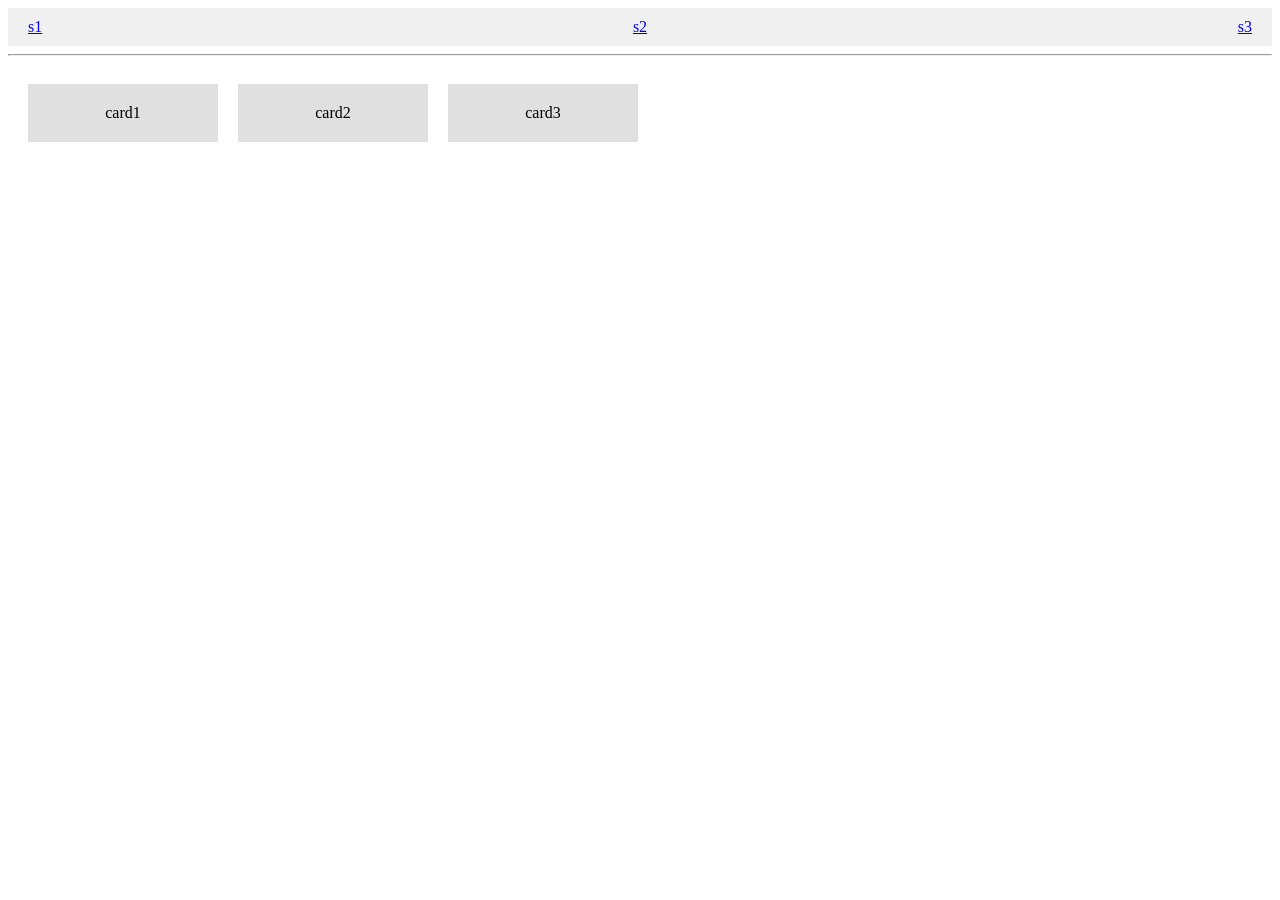
<file: ex00/index.html>
<!doctype html>
<html lang="en">
  <head>
    <meta charset="UTF-8" />
    <meta name="viewport" content="width=device-width, initial-scale=1.0" />
    <title>ex00</title>
    <link rel="stylesheet" href="style.css" />
  </head>
  <body>
    <div class="nav-container">
      <a href="#">s1</a>
      <a href="#">s2</a>
      <a href="#">s3</a>
    </div>
    <hr />
    <div class="card-container">
      <div>card1</div>
      <div>card2</div>
      <div>card3</div>
    </div>
  </body>
</html>
</file>
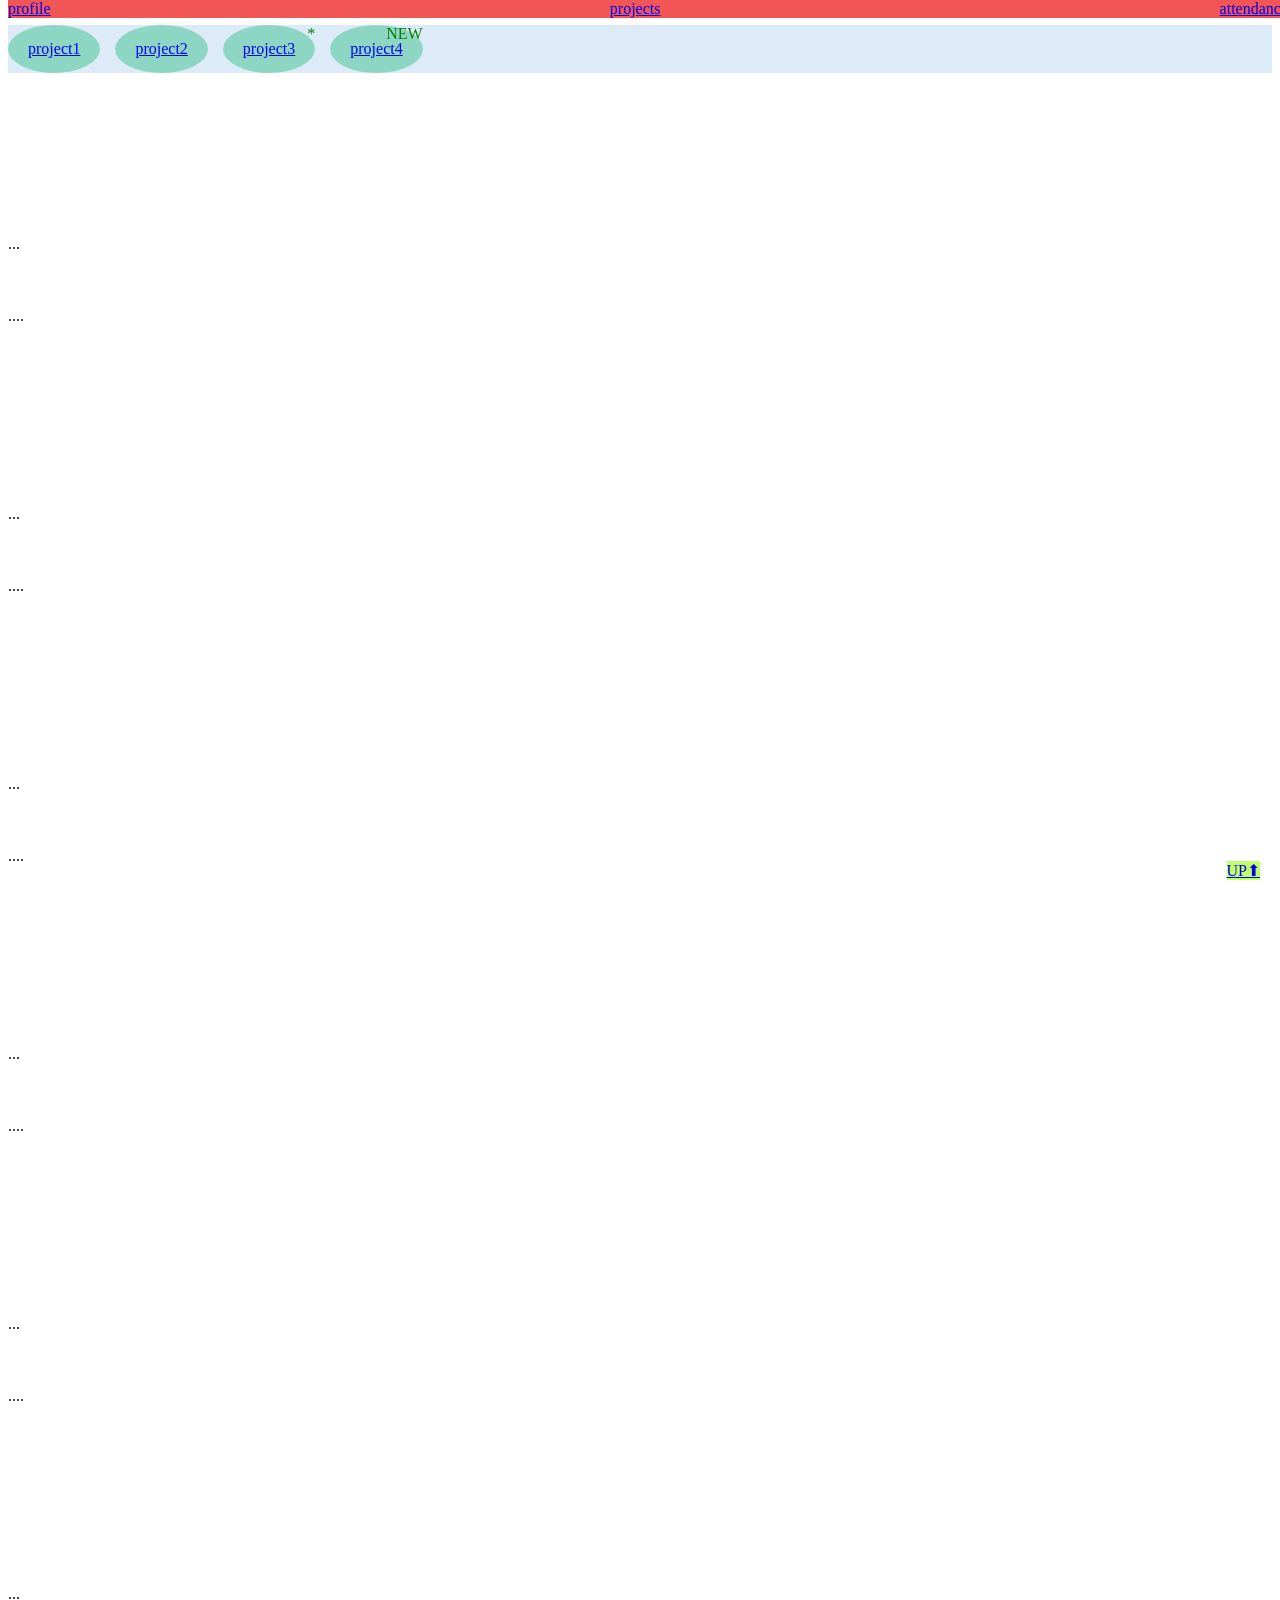
<file: ex01/index.html>
<!doctype html>
<html lang="en">
  <head>
    <meta charset="UTF-8" />
    <meta name="viewport" content="width=device-width, initial-scale=1.0" />
    <title>ex01</title>
    <link rel="stylesheet" href="style.css" />
  </head>
  <body>
    <div class="nav-top">
      <div class="nav-container">
        <a href="#">profile</a>
        <a href="#">projects</a>
        <a href="#">attendance</a>
      </div>
    </div>
    <div class="card-container">
      <div class="card"><a href="#">project1</a></div>
      <div class="card"><a href="#">project2</a></div>
      <div class="card">
        <div class="badge">*</div>
        <a href="#">project3</a>
      </div>
      <div class="card">
        <div class="badge">NEW</div>
        <a href="#">project4</a>
      </div>
    </div>
    <div class="back"><a href="#top">UP⬆</a></div>
    <br /><br /><br /><br /><br /><br /><br /><br />
    <br />... <br /><br /><br /><br />.... <br /><br />
    <br /><br /><br /><br /><br /><br /><br /><br />
    <br />... <br /><br /><br /><br />.... <br /><br />
    <br /><br /><br /><br /><br /><br /><br /><br />
    <br />... <br /><br /><br /><br />.... <br /><br />
    <br /><br /><br /><br /><br /><br /><br /><br />
    <br />... <br /><br /><br /><br />.... <br /><br />
    <br /><br /><br /><br /><br /><br /><br /><br />
    <br />... <br /><br /><br /><br />.... <br /><br />
    <br /><br /><br /><br /><br /><br /><br /><br />
    <br />... <br /><br /><br /><br />.... <br /><br />
  </body>
</html>
</file>
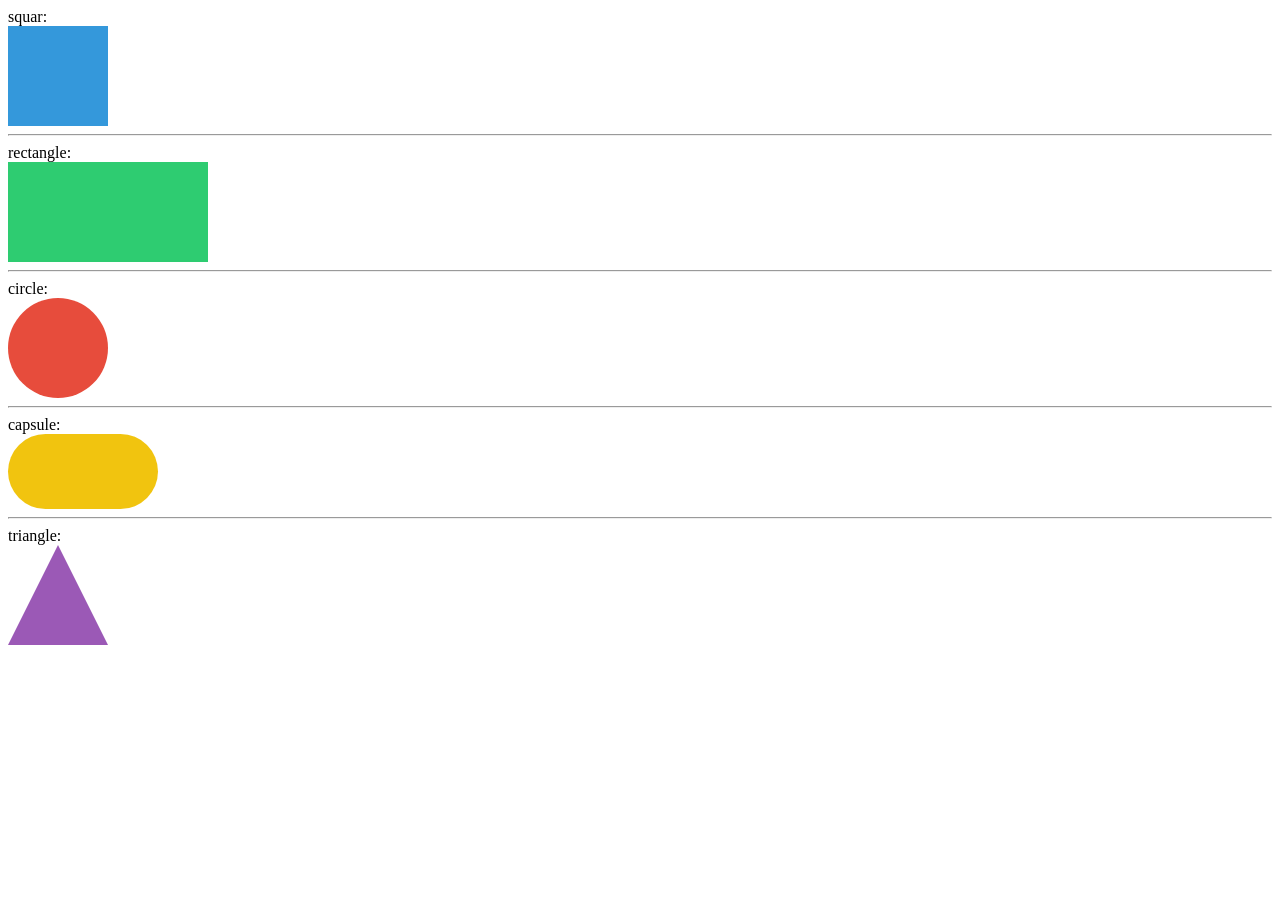
<file: ex02/index.htm>
<!doctype html>
<html lang="en">
  <head>
    <meta charset="UTF-8" />
    <meta name="viewport" content="width=device-width, initial-scale=1.0" />
    <title>ex02</title>
    <link rel="stylesheet" href="style.css" />
  </head>
  <body>
    squar:
    <div class="squar"></div>
    <hr />
    rectangle:
    <div class="rectangle"></div>
    <hr />
    circle:
    <div class="circle"></div>
    <hr />
    capsule:
    <div class="capsule"></div>
    <hr />
    triangle:
    <div class="triangle"></div>
  </body>
</html>
</file>
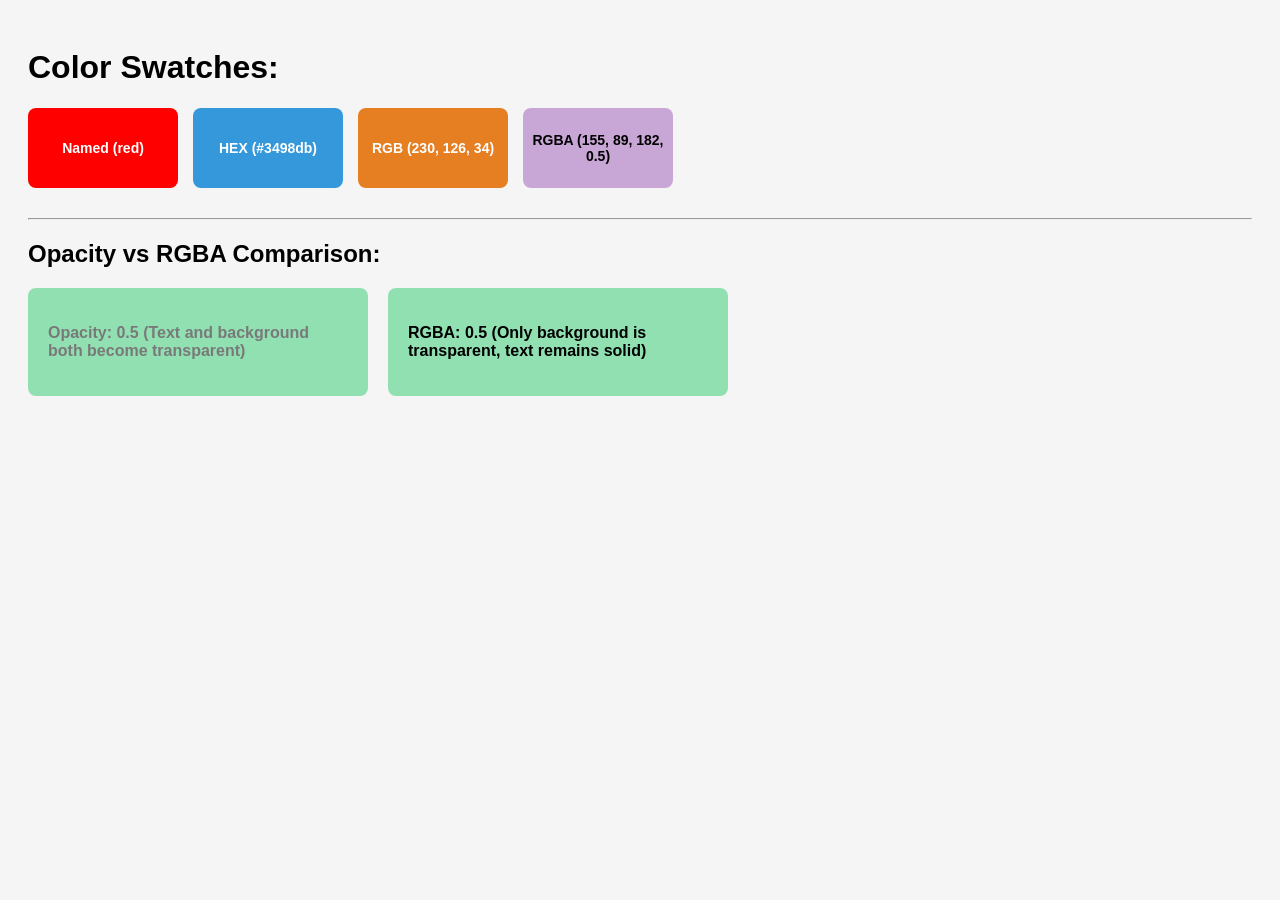
<file: ex03/index.htm>
<!doctype html>
<html lang="en">
  <head>
    <meta charset="UTF-8" />
    <meta name="viewport" content="width=device-width, initial-scale=1.0" />
    <title>ex03</title>
    <link rel="stylesheet" href="style.css" />
  </head>
  <body>
    <h1>Color Swatches:</h1>
    <div class="swatch-container">
      <div class="swatch named">Named (red)</div>
      <div class="swatch hex">HEX (#3498db)</div>
      <div class="swatch rgb">RGB (230, 126, 34)</div>
      <div class="swatch rgba">RGBA (155, 89, 182, 0.5)</div>
    </div>
    <hr>
    <h2>Opacity vs RGBA Comparison:</h2>
    <div class="comparison-container">
      <div class="box opacity-box"><p>
        Opacity: 0.5 (Text and background both become transparent)
      </p></div>
      <div class="box rgba-box"><p>
        RGBA: 0.5 (Only background is transparent, text remains solid)
      </p></div>
    </div>
  </body>
  </html>
</file>
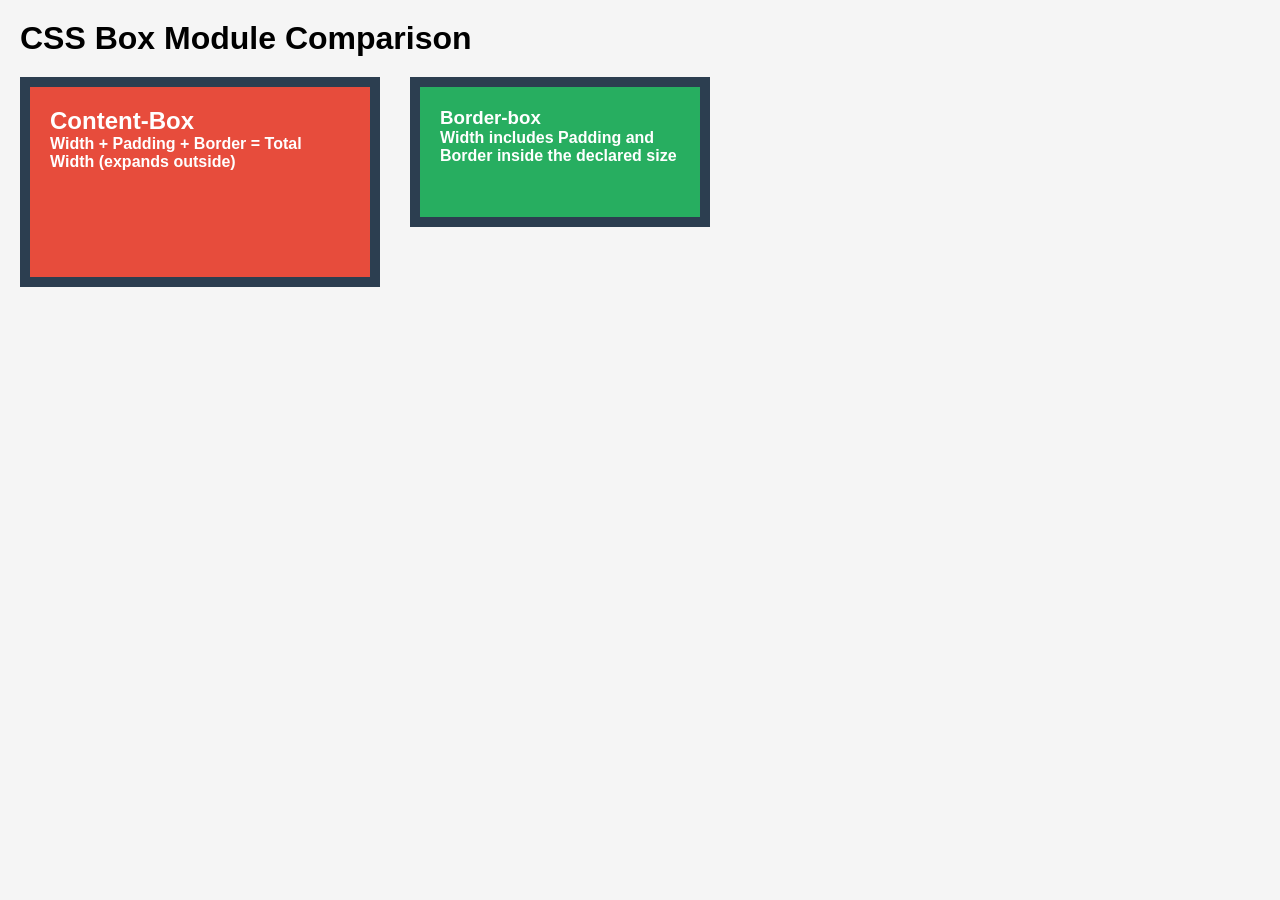
<file: ex04/index.htm>
<!doctype html>
<html lang="en">
  <head>
    <meta charset="UTF-8" />
    <meta name="viewport" content="width=device-width, initial-scale=1.0" />
    <title>ex04</title>
    <link rel="stylesheet" href="style.css" />
  </head>
  <body>
    <h1>CSS Box Module Comparison</h1>
    <div class="container">
      <div class="box container-box">
        <h2>Content-Box</h2>
        <p>Width + Padding + Border = Total Width (expands outside)</p>
      </div>
      <div class="box border-box">
        <h3>Border-box</h3>
        <p>Width includes Padding and Border inside the declared size</p>
      </div>
    </div>
  </body>
  </html>
</file>
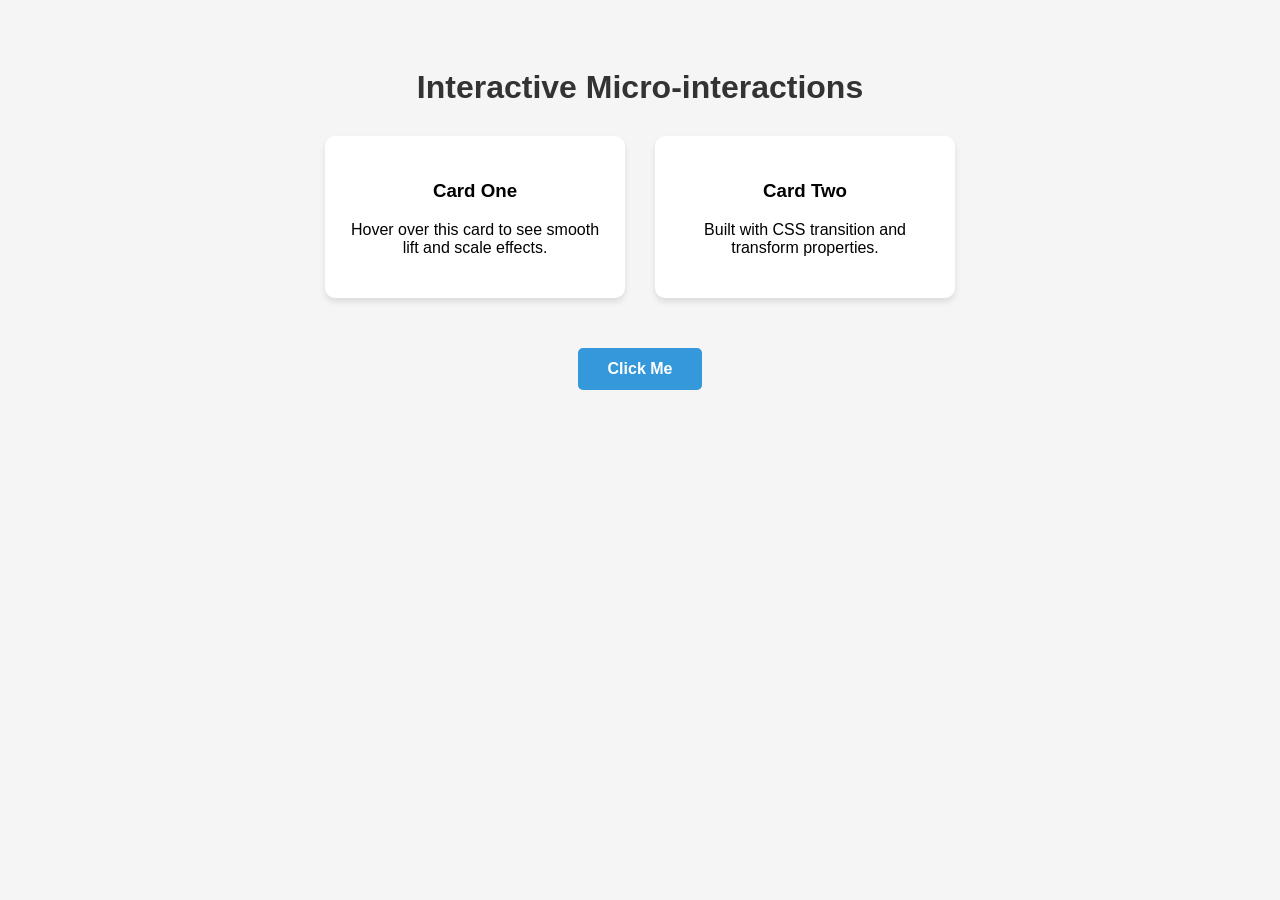
<file: ex06-bonus/index.htm>
<!DOCTYPE html>
<html lang="en">
<head>
    <meta charset="UTF-8">
    <meta name="viewport" content="width=device-width, initial-scale=1.0">
    <title>ex06-bonus - Hover Micro-interactions</title>
    <link rel="stylesheet" href="style.css">
</head>
<body>

    <h1>Interactive Micro-interactions</h1>

    <div class="container">
        <!-- كروت تفاعلية -->
        <div class="card">
            <h3>Card One</h3>
            <p>Hover over this card to see smooth lift and scale effects.</p>
        </div>
        <div class="card">
            <h3>Card Two</h3>
            <p>Built with CSS transition and transform properties.</p>
        </div>
        
        <!-- أزرار تفاعلية -->
        <div class="btn-container">
            <button class="btn">Click Me</button>
        </div>
    </div>

</body>
</html>
</file>
<file: ex00/style.css>
.nav-container {
    display: flex;
    justify-content: space-between;
    align-items: center;
    padding: 10px 20px;
    background-color: #f0f0f0;
}

.card-container {
    display: flex;
    flex-direction: row;
    flex-wrap: wrap;
    gap: 20px;
    padding: 20px;
}

.card-container div{
    background-color: #e0e0e0;
    padding: 20px;
    min-width: 150px;
    text-align: center;
}
</file>
<file: ex01/style.css>
.nav-container {
    display: flex;
    justify-content: space-between;
    align-items: center;
}

.nav-top{
    position: fixed;
    top: 0;
    width: 100%;
    z-index: 1000;
    background-color: rgb(242, 85, 85);
}

.card-container {
    position: relative;
    display: flex;
    flex-direction: row;
    flex-wrap: wrap;
    margin-top: 25px;
    gap: 15px;
    background-color: rgb(221, 235, 249);
}

.card{
    position: relative;
    padding: 15px 20px;
    background-color: rgb(142, 214, 196);
    border-radius: 50%;
}

.badge{
    position: absolute;
    top: 0;
    right: 0;
    color: green;
}

.back{
    position: fixed;
    bottom: 20px;
    right: 20px;
    background-color: rgb(194, 255, 102);
    color: rgb(63, 82, 207);
}
</file>
<file: ex02/style.css>
.squar {
    width: 100px;
    height: 100px;
    background-color: #3498db;
}

.rectangle {
    width: 200px;
    height: 100px;
    background-color: #2ecc71;
}

.circle {
    width: 100px;
    height: 100px;
    background-color: #e74c3c;
    border-radius: 50%;
}

.capsule {
    width: 150px;
    height: 75px;
    background-color: #f1c40f;
    border-radius: 50px;
}

.triangle {
    width: 0;
    height: 0;
    border-left: 50px solid transparent;
    border-right: 50px solid transparent;
    border-bottom: 100px solid #9b59b6;
}
</file>
<file: ex03/style.css>
body {
    font-family: sans-serif;
    padding: 20px;
    background-color: #f5f5f5;
}

.swatch-container {
    display: flex;
    gap: 15px;
    margin-bottom: 30px;
}

.swatch {
    width: 150px;
    height: 80px;
    display: flex;
    align-items: center;
    justify-content: center;
    color: white;
    font-weight: bold;
    font-size: 14px;
    border-radius: 8px;
    text-align: center;
}

.named {
    background-color: red;
}

.hex {
    background-color: #3498db;
}

.rgb {
    background-color: rgb(230, 126, 34);
}

.rgba {
    background-color: rgba(155, 89, 182, 0.5);
    color: black;
}

.comparison-container {
    display: flex;
    gap: 20px;
}

.box {
    width: 300px;
    padding: 20px;
    border-radius: 8px;
    font-weight: bold;
}

.opacity-box {
    background-color: rgb(46, 204, 113);
    opacity: 0.5;
}

.rgba-box {
    background-color: rgba(46, 204, 113, 0.5);
    color: black;
}
</file>
<file: ex04/style.css>
*, *::before, *::after {
    box-sizing: border-box;
    margin: 0;
    padding: 0;
}

body {
    font-family: sans-serif;
    padding: 20px;
    background-color: #f5f5f5;
}

h1 {
    margin-bottom: 20px;
}

.container {
    display: flex;
    gap: 30px;
}

.box {
    width: 300px;
    height: 150px;
    padding: 20px;
    border: 10px solid #2c3e50;
    color: white;
    font-weight: bold;
}

.container-box {
    box-sizing: content-box;
    background-color: #e74c3c;
}

.border-box {
    box-sizing: border-box;
    background-color: #27ae60;
}
</file>
<file: ex06-bonus/style.css>
body {
    font-family: sans-serif;
    padding: 40px;
    background-color: #f5f5f5;
    text-align: center;
}

h1 {
    margin-bottom: 30px;
    color: #333;
}

.container {
    display: flex;
    justify-content: center;
    gap: 30px;
    flex-wrap: wrap;
}

/* تنسيق الكروت وإضافة خاصية الانتقال السلس (transition) */
.card {
    background-color: white;
    width: 250px;
    padding: 25px;
    border-radius: 10px;
    box-shadow: 0 4px 6px rgba(0, 0, 0, 0.1);
    /* تحديد الخاصية ووقت الانتقال السلس */
    transition: transform 0.3s ease, box-shadow 0.3s ease;
}

/* تأثير الـ Hover المطلوب في البونص */
.card:hover {
    transform: translateY(-8px) scale(1.05); /* يرتفع للأعلى قليلاً ويكبر حجماً */
    box-shadow: 0 10px 20px rgba(0, 0, 0, 0.15);
}

.btn-container {
    width: 100%;
    margin-top: 20px;
}

/* تنسيق الزر والتفاعل معه */
.btn {
    background-color: #3498db;
    color: white;
    border: none;
    padding: 12px 30px;
    font-size: 16px;
    font-weight: bold;
    border-radius: 5px;
    cursor: pointer;
    transition: transform 0.2s ease, background-color 0.2s ease;
}

.btn:hover {
    transform: translateY(-4px) scale(1.05);
    background-color: #2980b9;
}
</file>
